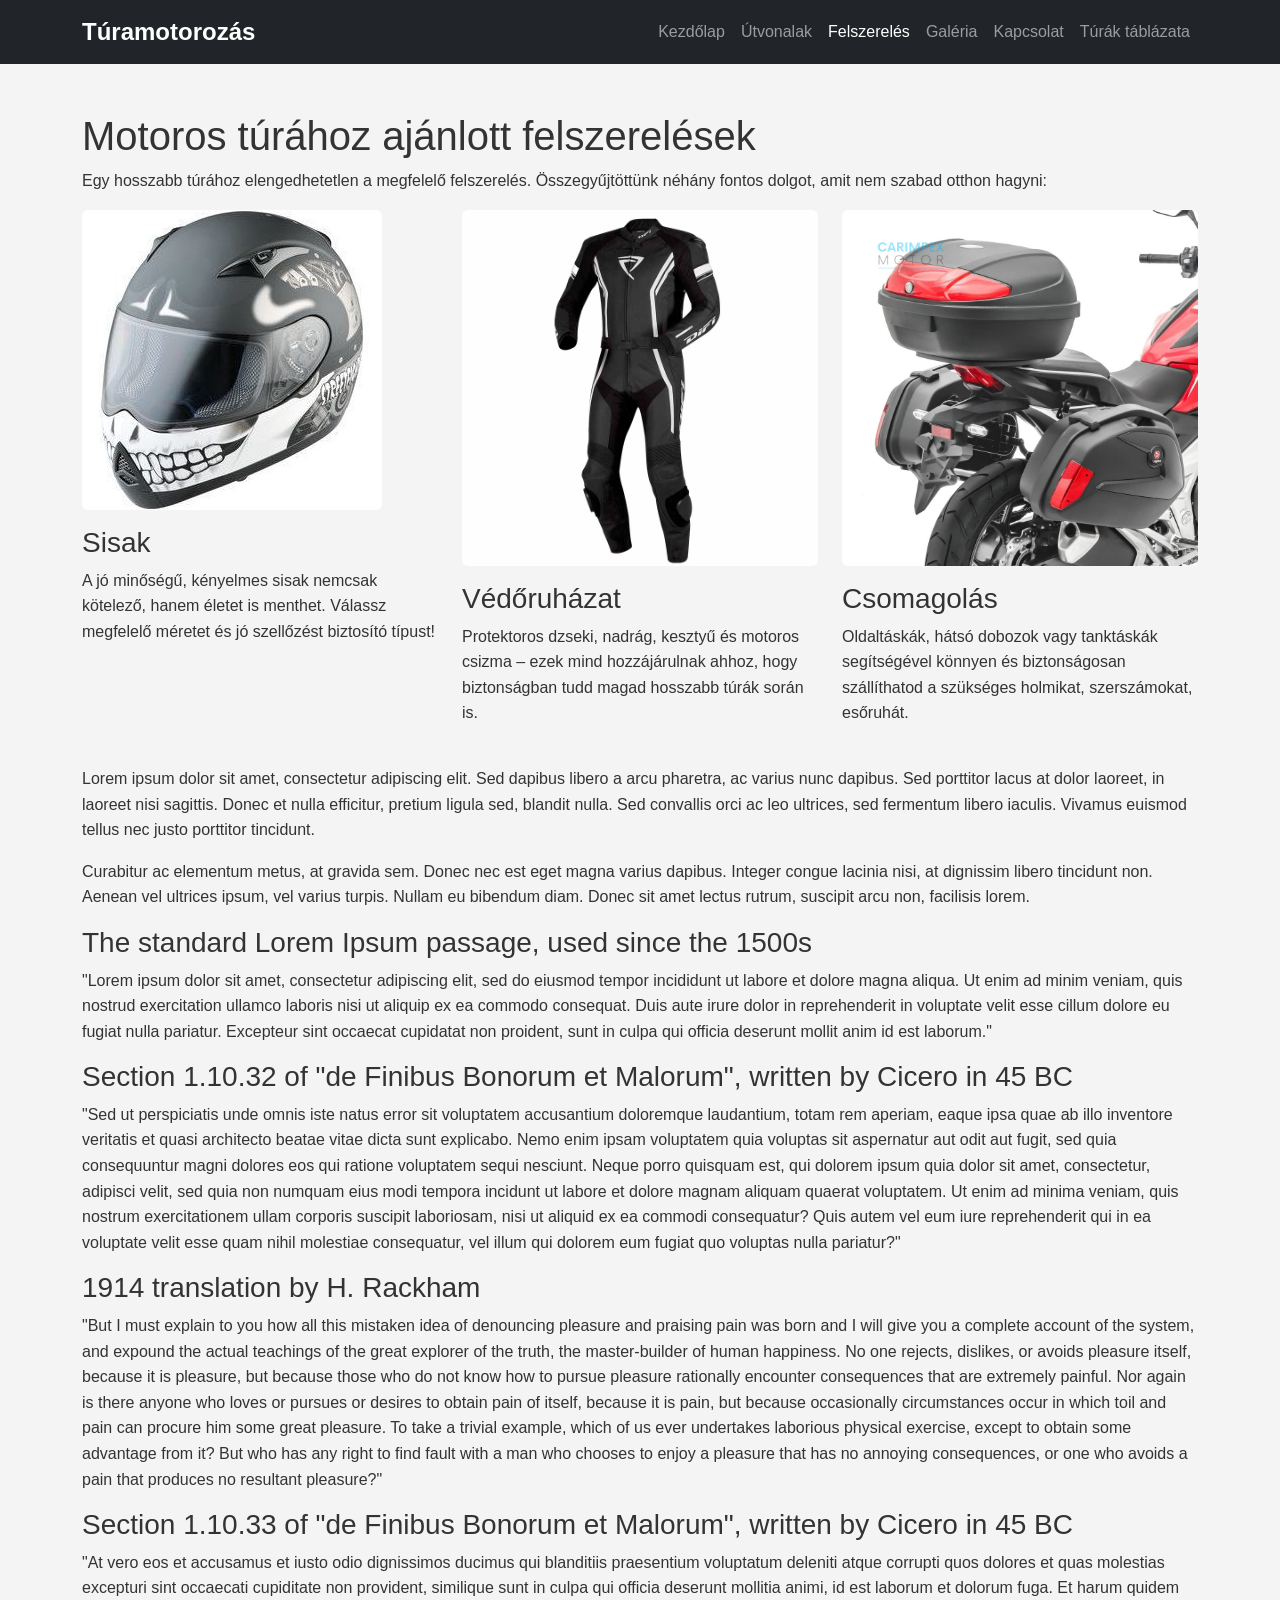
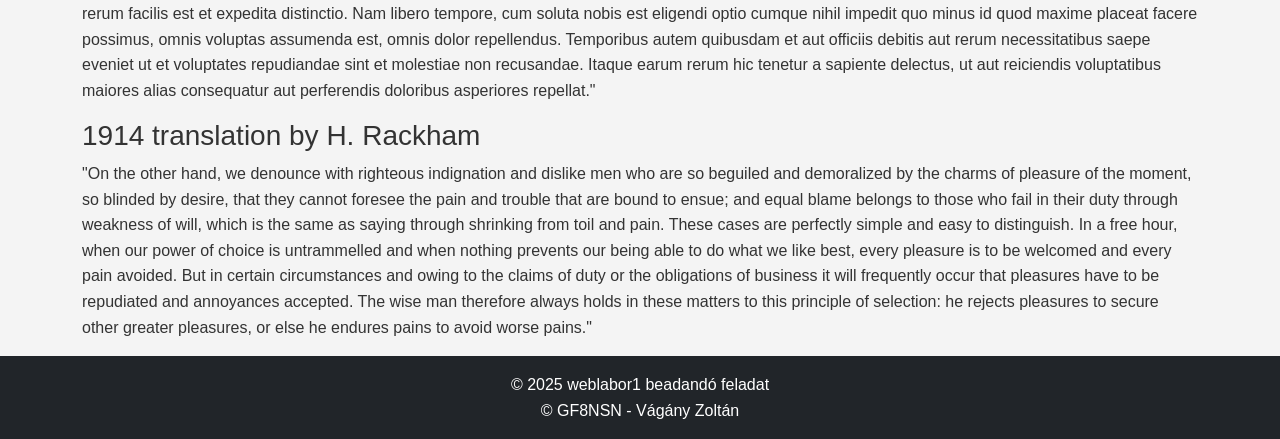
<file: felszereles.html>
<!DOCTYPE html>
<html lang="hu">
<head>
  <meta charset="UTF-8">
  <meta name="viewport" content="width=device-width, initial-scale=1.0">
  <title>Túramotorozás - Kezdőlap</title>
  <link href="https://cdn.jsdelivr.net/npm/bootstrap@5.3.0/dist/css/bootstrap.min.css" rel="stylesheet">
  <link rel="stylesheet" href="style.css">
</head>
<body>
  <!-- Felső menü -->
  <nav class="navbar navbar-expand-lg navbar-dark bg-dark sticky-top">
    <div class="container">
      <a class="navbar-brand" href="index.html">Túramotorozás</a>
      <button class="navbar-toggler" type="button" data-bs-toggle="collapse" data-bs-target="#navbarNav">
        <span class="navbar-toggler-icon"></span>
      </button>
      <div class="collapse navbar-collapse" id="navbarNav">
        <ul class="navbar-nav ms-auto">
          <li class="nav-item"><a class="nav-link" href="index.html">Kezdőlap</a></li>
          <li class="nav-item"><a class="nav-link" href="utvonalak.html">Útvonalak</a></li>
          <li class="nav-item"><a class="nav-link active" href="felszereles.html">Felszerelés</a></li>
          <li class="nav-item"><a class="nav-link" href="galeria.html">Galéria</a></li>
          <li class="nav-item"><a class="nav-link" href="kapcsolat.html">Kapcsolat</a></li>
          <li class="nav-item"><a class="nav-link" href="tablazat.html">Túrák táblázata</a></li>
        </ul>
      </div>
    </div>
  </nav>

  <div class="container mt-5">
    <h1>Motoros túrához ajánlott felszerelések</h1>
    <p>Egy hosszabb túrához elengedhetetlen a megfelelő felszerelés. Összegyűjtöttünk néhány fontos dolgot, amit nem szabad otthon hagyni:</p>

    <div class="row">
      <div class="col-md-4">
        <img src="img/sisak.jpg" class="img-fluid rounded mb-3" alt="Motoros sisak">
        <h3>Sisak</h3>
        <p>A jó minőségű, kényelmes sisak nemcsak kötelező, hanem életet is menthet. Válassz megfelelő méretet és jó szellőzést biztosító típust!</p>
      </div>
      <div class="col-md-4">
        <img src="img/ruhazat.jpg" class="img-fluid rounded mb-3" alt="Motoros ruházat">
        <h3>Védőruházat</h3>
        <p>Protektoros dzseki, nadrág, kesztyű és motoros csizma – ezek mind hozzájárulnak ahhoz, hogy biztonságban tudd magad hosszabb túrák során is.</p>
      </div>
      <div class="col-md-4">
        <img src="img/csomagolas.jpg" class="img-fluid rounded mb-3" alt="Motoros csomagolás">
        <h3>Csomagolás</h3>
        <p>Oldaltáskák, hátsó dobozok vagy tanktáskák segítségével könnyen és biztonságosan szállíthatod a szükséges holmikat, szerszámokat, esőruhát.</p>
      </div>
    </div>

    <div class="row mt-4">
      <p>Lorem ipsum dolor sit amet, consectetur adipiscing elit. Sed dapibus libero a arcu pharetra, ac varius nunc dapibus. Sed porttitor lacus at dolor laoreet, in laoreet nisi sagittis. Donec et nulla efficitur, pretium ligula sed, blandit nulla. Sed convallis orci ac leo ultrices, sed fermentum libero iaculis. Vivamus euismod tellus nec justo porttitor tincidunt.</p>
      <p>Curabitur ac elementum metus, at gravida sem. Donec nec est eget magna varius dapibus. Integer congue lacinia nisi, at dignissim libero tincidunt non. Aenean vel ultrices ipsum, vel varius turpis. Nullam eu bibendum diam. Donec sit amet lectus rutrum, suscipit arcu non, facilisis lorem.</p>
    </div>
    <section>
        <div id="Translation">
    
        <h3>The standard Lorem Ipsum passage, used since the 1500s</h3><p>"Lorem ipsum dolor sit amet, consectetur adipiscing elit, sed do eiusmod tempor incididunt ut labore et dolore magna aliqua. Ut enim ad minim veniam, quis nostrud exercitation ullamco laboris nisi ut aliquip ex ea commodo consequat. Duis aute irure dolor in reprehenderit in voluptate velit esse cillum dolore eu fugiat nulla pariatur. Excepteur sint occaecat cupidatat non proident, sunt in culpa qui officia deserunt mollit anim id est laborum."</p><h3>Section 1.10.32 of "de Finibus Bonorum et Malorum", written by Cicero in 45 BC</h3><p>"Sed ut perspiciatis unde omnis iste natus error sit voluptatem accusantium doloremque laudantium, totam rem aperiam, eaque ipsa quae ab illo inventore veritatis et quasi architecto beatae vitae dicta sunt explicabo. Nemo enim ipsam voluptatem quia voluptas sit aspernatur aut odit aut fugit, sed quia consequuntur magni dolores eos qui ratione voluptatem sequi nesciunt. Neque porro quisquam est, qui dolorem ipsum quia dolor sit amet, consectetur, adipisci velit, sed quia non numquam eius modi tempora incidunt ut labore et dolore magnam aliquam quaerat voluptatem. Ut enim ad minima veniam, quis nostrum exercitationem ullam corporis suscipit laboriosam, nisi ut aliquid ex ea commodi consequatur? Quis autem vel eum iure reprehenderit qui in ea voluptate velit esse quam nihil molestiae consequatur, vel illum qui dolorem eum fugiat quo voluptas nulla pariatur?"</p>
        <h3>1914 translation by H. Rackham</h3>
        <p>"But I must explain to you how all this mistaken idea of denouncing pleasure and praising pain was born and I will give you a complete account of the system, and expound the actual teachings of the great explorer of the truth, the master-builder of human happiness. No one rejects, dislikes, or avoids pleasure itself, because it is pleasure, but because those who do not know how to pursue pleasure rationally encounter consequences that are extremely painful. Nor again is there anyone who loves or pursues or desires to obtain pain of itself, because it is pain, but because occasionally circumstances occur in which toil and pain can procure him some great pleasure. To take a trivial example, which of us ever undertakes laborious physical exercise, except to obtain some advantage from it? But who has any right to find fault with a man who chooses to enjoy a pleasure that has no annoying consequences, or one who avoids a pain that produces no resultant pleasure?"</p>
        <h3>Section 1.10.33 of "de Finibus Bonorum et Malorum", written by Cicero in 45 BC</h3>
        <p>"At vero eos et accusamus et iusto odio dignissimos ducimus qui blanditiis praesentium voluptatum deleniti atque corrupti quos dolores et quas molestias excepturi sint occaecati cupiditate non provident, similique sunt in culpa qui officia deserunt mollitia animi, id est laborum et dolorum fuga. Et harum quidem rerum facilis est et expedita distinctio. Nam libero tempore, cum soluta nobis est eligendi optio cumque nihil impedit quo minus id quod maxime placeat facere possimus, omnis voluptas assumenda est, omnis dolor repellendus. Temporibus autem quibusdam et aut officiis debitis aut rerum necessitatibus saepe eveniet ut et voluptates repudiandae sint et molestiae non recusandae. Itaque earum rerum hic tenetur a sapiente delectus, ut aut reiciendis voluptatibus maiores alias consequatur aut perferendis doloribus asperiores repellat."</p>
        <h3>1914 translation by H. Rackham</h3>
        <p>"On the other hand, we denounce with righteous indignation and dislike men who are so beguiled and demoralized by the charms of pleasure of the moment, so blinded by desire, that they cannot foresee the pain and trouble that are bound to ensue; and equal blame belongs to those who fail in their duty through weakness of will, which is the same as saying through shrinking from toil and pain. These cases are perfectly simple and easy to distinguish. In a free hour, when our power of choice is untrammelled and when nothing prevents our being able to do what we like best, every pleasure is to be welcomed and every pain avoided. But in certain circumstances and owing to the claims of duty or the obligations of business it will frequently occur that pleasures have to be repudiated and annoyances accepted. The wise man therefore always holds in these matters to this principle of selection: he rejects pleasures to secure other greater pleasures, or else he endures pains to avoid worse pains."</p>
        </div>
        </section>
  </div>

  <footer class="bg-dark text-center text-white py-3">
    <p>&copy; 2025 weblabor1 beadandó feladat</p>
    <p>&copy; GF8NSN - Vágány Zoltán</p>
  </footer>

  <script src="https://cdn.jsdelivr.net/npm/bootstrap@5.3.0/dist/js/bootstrap.bundle.min.js"></script>
</body>
</html>
</file>
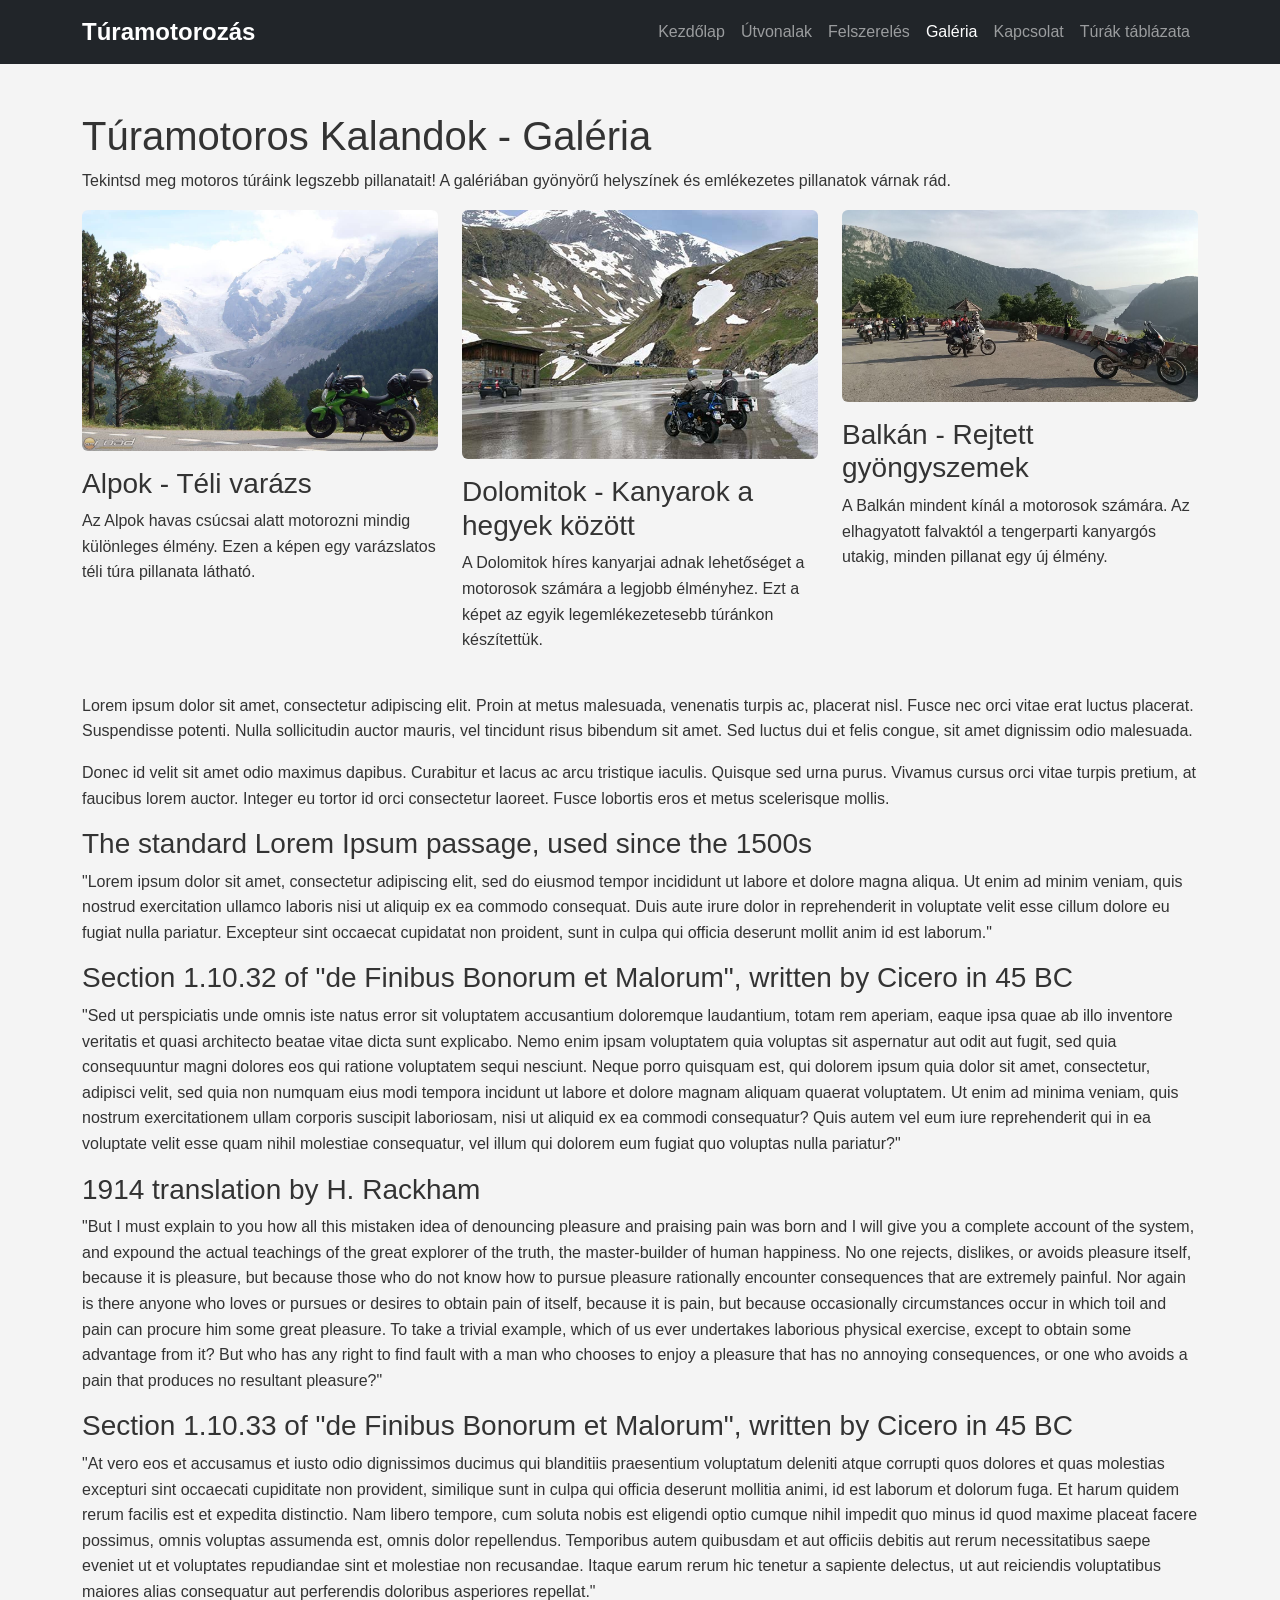
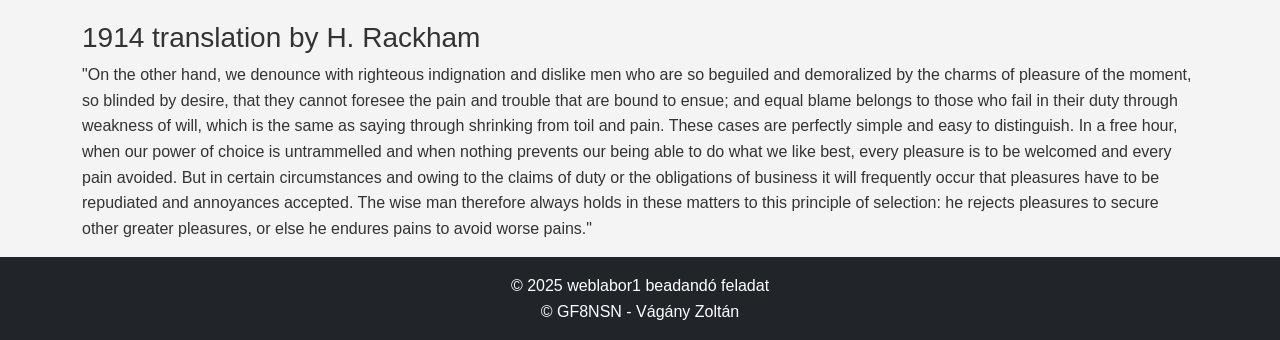
<file: galeria.html>
<!DOCTYPE html>
<html lang="hu">
<head>
  <meta charset="UTF-8">
  <meta name="viewport" content="width=device-width, initial-scale=1.0">
  <title>Túramotorozás - Kezdőlap</title>
  <link href="https://cdn.jsdelivr.net/npm/bootstrap@5.3.0/dist/css/bootstrap.min.css" rel="stylesheet">
  <link rel="stylesheet" href="style.css">
</head>
<body>
  <!-- Felső menü -->
  <nav class="navbar navbar-expand-lg navbar-dark bg-dark sticky-top">
    <div class="container">
      <a class="navbar-brand" href="index.html">Túramotorozás</a>
      <button class="navbar-toggler" type="button" data-bs-toggle="collapse" data-bs-target="#navbarNav">
        <span class="navbar-toggler-icon"></span>
      </button>
      <div class="collapse navbar-collapse" id="navbarNav">
        <ul class="navbar-nav ms-auto">
          <li class="nav-item"><a class="nav-link" href="index.html">Kezdőlap</a></li>
          <li class="nav-item"><a class="nav-link" href="utvonalak.html">Útvonalak</a></li>
          <li class="nav-item"><a class="nav-link" href="felszereles.html">Felszerelés</a></li>
          <li class="nav-item"><a class="nav-link active" href="galeria.html">Galéria</a></li>
          <li class="nav-item"><a class="nav-link" href="kapcsolat.html">Kapcsolat</a></li>
          <li class="nav-item"><a class="nav-link" href="tablazat.html">Túrák táblázata</a></li>
        </ul>
      </div>
    </div>
  </nav>

  <div class="container mt-5">
    <h1>Túramotoros Kalandok - Galéria</h1>
    <p>Tekintsd meg motoros túráink legszebb pillanatait! A galériában gyönyörű helyszínek és emlékezetes pillanatok várnak rád.</p>

    <div class="row">
      <div class="col-md-4">
        <img src="img/alpok_teli_varazs.jpg" class="img-fluid rounded mb-3" alt="Alpok túra 1">
        <h3>Alpok - Téli varázs</h3>
        <p>Az Alpok havas csúcsai alatt motorozni mindig különleges élmény. Ezen a képen egy varázslatos téli túra pillanata látható.</p>
      </div>
      <div class="col-md-4">
        <img src="img/dolomitok_galery.jpg" class="img-fluid rounded mb-3" alt="Dolomitok túra 1">
        <h3>Dolomitok - Kanyarok a hegyek között</h3>
        <p>A Dolomitok híres kanyarjai adnak lehetőséget a motorosok számára a legjobb élményhez. Ezt a képet az egyik legemlékezetesebb túránkon készítettük.</p>
      </div>
      <div class="col-md-4">
        <img src="img/balkan-galery.jpg" class="img-fluid rounded mb-3" alt="Balkán túra 1">
        <h3>Balkán - Rejtett gyöngyszemek</h3>
        <p>A Balkán mindent kínál a motorosok számára. Az elhagyatott falvaktól a tengerparti kanyargós utakig, minden pillanat egy új élmény.</p>
      </div>
    </div>

    <div class="row mt-4">
      <p>Lorem ipsum dolor sit amet, consectetur adipiscing elit. Proin at metus malesuada, venenatis turpis ac, placerat nisl. Fusce nec orci vitae erat luctus placerat. Suspendisse potenti. Nulla sollicitudin auctor mauris, vel tincidunt risus bibendum sit amet. Sed luctus dui et felis congue, sit amet dignissim odio malesuada.</p>
      <p>Donec id velit sit amet odio maximus dapibus. Curabitur et lacus ac arcu tristique iaculis. Quisque sed urna purus. Vivamus cursus orci vitae turpis pretium, at faucibus lorem auctor. Integer eu tortor id orci consectetur laoreet. Fusce lobortis eros et metus scelerisque mollis.</p>
    </div>
    <section>
      <div id="Translation">
  
      <h3>The standard Lorem Ipsum passage, used since the 1500s</h3><p>"Lorem ipsum dolor sit amet, consectetur adipiscing elit, sed do eiusmod tempor incididunt ut labore et dolore magna aliqua. Ut enim ad minim veniam, quis nostrud exercitation ullamco laboris nisi ut aliquip ex ea commodo consequat. Duis aute irure dolor in reprehenderit in voluptate velit esse cillum dolore eu fugiat nulla pariatur. Excepteur sint occaecat cupidatat non proident, sunt in culpa qui officia deserunt mollit anim id est laborum."</p><h3>Section 1.10.32 of "de Finibus Bonorum et Malorum", written by Cicero in 45 BC</h3><p>"Sed ut perspiciatis unde omnis iste natus error sit voluptatem accusantium doloremque laudantium, totam rem aperiam, eaque ipsa quae ab illo inventore veritatis et quasi architecto beatae vitae dicta sunt explicabo. Nemo enim ipsam voluptatem quia voluptas sit aspernatur aut odit aut fugit, sed quia consequuntur magni dolores eos qui ratione voluptatem sequi nesciunt. Neque porro quisquam est, qui dolorem ipsum quia dolor sit amet, consectetur, adipisci velit, sed quia non numquam eius modi tempora incidunt ut labore et dolore magnam aliquam quaerat voluptatem. Ut enim ad minima veniam, quis nostrum exercitationem ullam corporis suscipit laboriosam, nisi ut aliquid ex ea commodi consequatur? Quis autem vel eum iure reprehenderit qui in ea voluptate velit esse quam nihil molestiae consequatur, vel illum qui dolorem eum fugiat quo voluptas nulla pariatur?"</p>
      <h3>1914 translation by H. Rackham</h3>
      <p>"But I must explain to you how all this mistaken idea of denouncing pleasure and praising pain was born and I will give you a complete account of the system, and expound the actual teachings of the great explorer of the truth, the master-builder of human happiness. No one rejects, dislikes, or avoids pleasure itself, because it is pleasure, but because those who do not know how to pursue pleasure rationally encounter consequences that are extremely painful. Nor again is there anyone who loves or pursues or desires to obtain pain of itself, because it is pain, but because occasionally circumstances occur in which toil and pain can procure him some great pleasure. To take a trivial example, which of us ever undertakes laborious physical exercise, except to obtain some advantage from it? But who has any right to find fault with a man who chooses to enjoy a pleasure that has no annoying consequences, or one who avoids a pain that produces no resultant pleasure?"</p>
      <h3>Section 1.10.33 of "de Finibus Bonorum et Malorum", written by Cicero in 45 BC</h3>
      <p>"At vero eos et accusamus et iusto odio dignissimos ducimus qui blanditiis praesentium voluptatum deleniti atque corrupti quos dolores et quas molestias excepturi sint occaecati cupiditate non provident, similique sunt in culpa qui officia deserunt mollitia animi, id est laborum et dolorum fuga. Et harum quidem rerum facilis est et expedita distinctio. Nam libero tempore, cum soluta nobis est eligendi optio cumque nihil impedit quo minus id quod maxime placeat facere possimus, omnis voluptas assumenda est, omnis dolor repellendus. Temporibus autem quibusdam et aut officiis debitis aut rerum necessitatibus saepe eveniet ut et voluptates repudiandae sint et molestiae non recusandae. Itaque earum rerum hic tenetur a sapiente delectus, ut aut reiciendis voluptatibus maiores alias consequatur aut perferendis doloribus asperiores repellat."</p>
      <h3>1914 translation by H. Rackham</h3>
      <p>"On the other hand, we denounce with righteous indignation and dislike men who are so beguiled and demoralized by the charms of pleasure of the moment, so blinded by desire, that they cannot foresee the pain and trouble that are bound to ensue; and equal blame belongs to those who fail in their duty through weakness of will, which is the same as saying through shrinking from toil and pain. These cases are perfectly simple and easy to distinguish. In a free hour, when our power of choice is untrammelled and when nothing prevents our being able to do what we like best, every pleasure is to be welcomed and every pain avoided. But in certain circumstances and owing to the claims of duty or the obligations of business it will frequently occur that pleasures have to be repudiated and annoyances accepted. The wise man therefore always holds in these matters to this principle of selection: he rejects pleasures to secure other greater pleasures, or else he endures pains to avoid worse pains."</p>
      </div>
  </section>
  </div>

  <footer class="bg-dark text-center text-white py-3">
    <p>&copy; 2025 weblabor1 beadandó feladat</p>
    <p>&copy; GF8NSN - Vágány Zoltán</p>
  </footer>

  <script src="https://cdn.jsdelivr.net/npm/bootstrap@5.3.0/dist/js/bootstrap.bundle.min.js"></script>
</body>
</html>
</file>
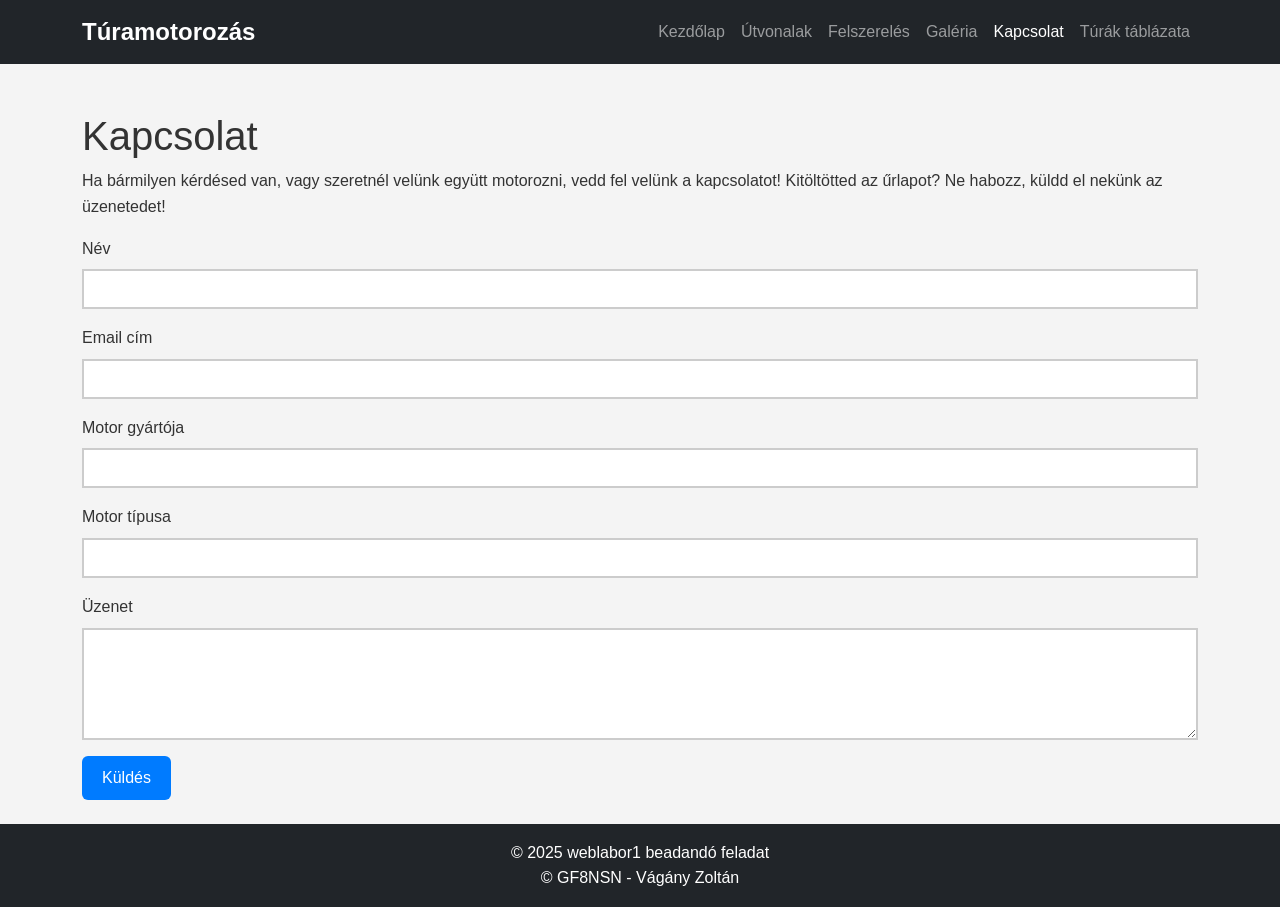
<file: kapcsolat.html>
<!DOCTYPE html>
<html lang="hu">
<head>
  <meta charset="UTF-8">
  <meta name="viewport" content="width=device-width, initial-scale=1.0">
  <title>Túramotorozás - Kezdőlap</title>
  <link href="https://cdn.jsdelivr.net/npm/bootstrap@5.3.0/dist/css/bootstrap.min.css" rel="stylesheet">
  <link rel="stylesheet" href="style.css">
</head>
<body>
  <!-- Felső menü -->
  <nav class="navbar navbar-expand-lg navbar-dark bg-dark sticky-top">
    <div class="container">
      <a class="navbar-brand" href="index.html">Túramotorozás</a>
      <button class="navbar-toggler" type="button" data-bs-toggle="collapse" data-bs-target="#navbarNav">
        <span class="navbar-toggler-icon"></span>
      </button>
      <div class="collapse navbar-collapse" id="navbarNav">
        <ul class="navbar-nav ms-auto">
          <li class="nav-item"><a class="nav-link" href="index.html">Kezdőlap</a></li>
          <li class="nav-item"><a class="nav-link" href="utvonalak.html">Útvonalak</a></li>
          <li class="nav-item"><a class="nav-link" href="felszereles.html">Felszerelés</a></li>
          <li class="nav-item"><a class="nav-link" href="galeria.html">Galéria</a></li>
          <li class="nav-item"><a class="nav-link active" href="kapcsolat.html">Kapcsolat</a></li>
          <li class="nav-item"><a class="nav-link" href="tablazat.html">Túrák táblázata</a></li>
        </ul>
      </div>
    </div>
  </nav>

  <div class="container mt-5">
    <h1>Kapcsolat</h1>
    <p>Ha bármilyen kérdésed van, vagy szeretnél velünk együtt motorozni, vedd fel velünk a kapcsolatot! Kitöltötted az űrlapot? Ne habozz, küldd el nekünk az üzenetedet!</p>

    <form id="contactForm">
      <div class="mb-3">
        <label for="name" class="form-label">Név</label>
        <input type="text" class="form-control" id="name" required minlength="10">
      </div>
      <div class="mb-3">
        <label for="email" class="form-label">Email cím</label>
        <input type="email" class="form-control" id="email" required>
      </div>
      <div class="mb-3">
        <label for="marka" class="form-label">Motor gyártója</label>
        <input type="text" class="form-control" id="marka" required minlength="10">
      </div>
      <div class="mb-3">
        <label for="tipus" class="form-label">Motor típusa</label>
        <input type="text" class="form-control" id="tipus" required minlength="10">
      </div>
      <div class="mb-3">
        <label for="message" class="form-label">Üzenet</label>
        <textarea class="form-control" id="message" rows="4" required minlength="10"></textarea>
      </div>
      <button type="submit" class="btn btn-primary">Küldés</button>
    </form>

    <div id="formMessage" class="mt-4"></div>
  </div>

  <footer class="bg-dark text-center text-white py-3">
    <p>&copy; 2025 weblabor1 beadandó feladat</p>
    <p>&copy; GF8NSN - Vágány Zoltán</p>
  </footer>

  <script>
    document.getElementById('contactForm').addEventListener('submit', function(event) {
      event.preventDefault();
  
      const name = document.getElementById('name');
      const email = document.getElementById('email');
      const marka = document.getElementById('marka');
      const tipus = document.getElementById('tipus');
      const message = document.getElementById('message');
      const formMessage = document.getElementById('formMessage');
  
      // Email validálás regex
      const emailRegex = /^[^\s@]+@[^\s@]+\.[^\s@]+$/;
  
      let errors = [];
  
      // Név
      if (name.value.trim().length < 10) {
        errors.push("A név legalább 10 karakter hosszú legyen.");
      }
  
      // Email
      if (!emailRegex.test(email.value.trim())) {
        errors.push("Adj meg egy érvényes email címet.");
      }
  
      // Márka
      if (marka.value.trim().length < 10) {
        errors.push("A motor gyártója legalább 10 karakter hosszú legyen.");
      }
  
      // Típus
      if (tipus.value.trim().length < 10) {
        errors.push("A motor típusa legalább 10 karakter hosszú legyen.");
      }
  
      // Üzenet
      if (message.value.trim().length < 10) {
        errors.push("Az üzenet legalább 10 karakter hosszú legyen.");
      }
  
      // Hibák megjelenítése
      if (errors.length > 0) {
        formMessage.innerHTML = `<div class="alert alert-danger" role="alert">${errors.join('<br>')}</div>`;
      } else {
        formMessage.innerHTML = `<div class="alert alert-success" role="alert">Köszönjük, hogy felvetted velünk a kapcsolatot! Hamarosan válaszolunk.</div>`;
        // Űrlap resetelése (ha szükséges)
        document.getElementById('contactForm').reset();
      }
    });
  </script>
  
</body>
</html>
</file>
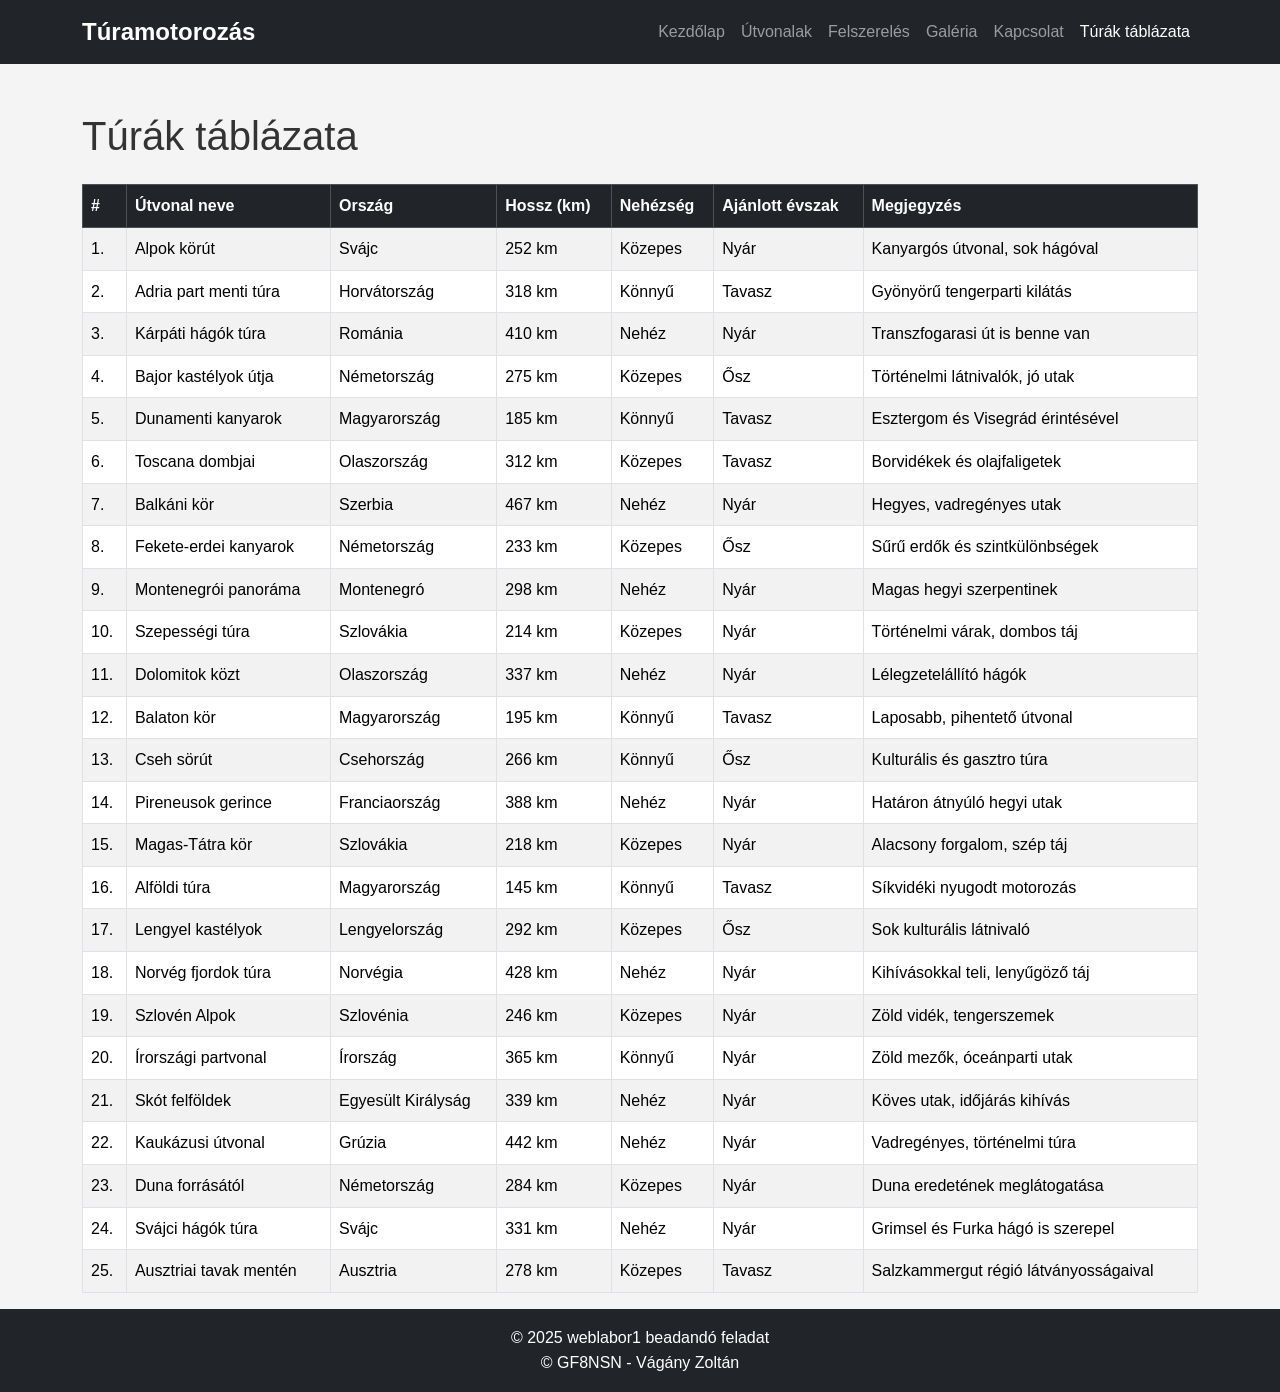
<file: tablazat.html>
<!DOCTYPE html>
<html lang="hu">
<head>
  <meta charset="UTF-8">
  <meta name="viewport" content="width=device-width, initial-scale=1.0">
  <title>Túramotorozás - Kezdőlap</title>
  <link href="https://cdn.jsdelivr.net/npm/bootstrap@5.3.0/dist/css/bootstrap.min.css" rel="stylesheet">
  <link rel="stylesheet" href="style.css">
</head>
<body>
  <!-- Felső menü -->
  <nav class="navbar navbar-expand-lg navbar-dark bg-dark sticky-top">
    <div class="container">
      <a class="navbar-brand" href="index.html">Túramotorozás</a>
      <button class="navbar-toggler" type="button" data-bs-toggle="collapse" data-bs-target="#navbarNav">
        <span class="navbar-toggler-icon"></span>
      </button>
      <div class="collapse navbar-collapse" id="navbarNav">
        <ul class="navbar-nav ms-auto">
          <li class="nav-item"><a class="nav-link" href="index.html">Kezdőlap</a></li>
          <li class="nav-item"><a class="nav-link" href="utvonalak.html">Útvonalak</a></li>
          <li class="nav-item"><a class="nav-link" href="felszereles.html">Felszerelés</a></li>
          <li class="nav-item"><a class="nav-link" href="galeria.html">Galéria</a></li>
          <li class="nav-item"><a class="nav-link" href="kapcsolat.html">Kapcsolat</a></li>
          <li class="nav-item"><a class="nav-link active" href="tablazat.html">Túrák táblázata</a></li>
        </ul>
      </div>
    </div>
  </nav>

  <div class="container mt-5">
    <h1 class="mb-4">Túrák táblázata</h1>
    <div class="table-responsive">
      <table class="table table-striped table-bordered">
        <thead class="table-dark">
          <tr>
            <th>#</th>
            <th>Útvonal neve</th>
            <th>Ország</th>
            <th>Hossz (km)</th>
            <th>Nehézség</th>
            <th>Ajánlott évszak</th>
            <th>Megjegyzés</th>
          </tr>
        </thead>
        <tbody>
          <tr>
            <td>1.</td>
            <td>Alpok körút</td>
            <td>Svájc</td>
            <td>252 km</td>
            <td>Közepes</td>
            <td>Nyár</td>
            <td>Kanyargós útvonal, sok hágóval</td>
          </tr>
          <tr>
            <td>2.</td>
            <td>Adria part menti túra</td>
            <td>Horvátország</td>
            <td>318 km</td>
            <td>Könnyű</td>
            <td>Tavasz</td>
            <td>Gyönyörű tengerparti kilátás</td>
          </tr>
          <tr>
            <td>3.</td>
            <td>Kárpáti hágók túra</td>
            <td>Románia</td>
            <td>410 km</td>
            <td>Nehéz</td>
            <td>Nyár</td>
            <td>Transzfogarasi út is benne van</td>
          </tr>
          <tr>
            <td>4.</td>
            <td>Bajor kastélyok útja</td>
            <td>Németország</td>
            <td>275 km</td>
            <td>Közepes</td>
            <td>Ősz</td>
            <td>Történelmi látnivalók, jó utak</td>
          </tr>
          <tr>
            <td>5.</td>
            <td>Dunamenti kanyarok</td>
            <td>Magyarország</td>
            <td>185 km</td>
            <td>Könnyű</td>
            <td>Tavasz</td>
            <td>Esztergom és Visegrád érintésével</td>
          </tr>
          <tr>
            <td>6.</td>
            <td>Toscana dombjai</td>
            <td>Olaszország</td>
            <td>312 km</td>
            <td>Közepes</td>
            <td>Tavasz</td>
            <td>Borvidékek és olajfaligetek</td>
          </tr>
          <tr>
            <td>7.</td>
            <td>Balkáni kör</td>
            <td>Szerbia</td>
            <td>467 km</td>
            <td>Nehéz</td>
            <td>Nyár</td>
            <td>Hegyes, vadregényes utak</td>
          </tr>
          <tr>
            <td>8.</td>
            <td>Fekete-erdei kanyarok</td>
            <td>Németország</td>
            <td>233 km</td>
            <td>Közepes</td>
            <td>Ősz</td>
            <td>Sűrű erdők és szintkülönbségek</td>
          </tr>
          <tr>
            <td>9.</td>
            <td>Montenegrói panoráma</td>
            <td>Montenegró</td>
            <td>298 km</td>
            <td>Nehéz</td>
            <td>Nyár</td>
            <td>Magas hegyi szerpentinek</td>
          </tr>
          <tr>
            <td>10.</td>
            <td>Szepességi túra</td>
            <td>Szlovákia</td>
            <td>214 km</td>
            <td>Közepes</td>
            <td>Nyár</td>
            <td>Történelmi várak, dombos táj</td>
          </tr>
          <tr>
            <td>11.</td>
            <td>Dolomitok közt</td>
            <td>Olaszország</td>
            <td>337 km</td>
            <td>Nehéz</td>
            <td>Nyár</td>
            <td>Lélegzetelállító hágók</td>
          </tr>
          <tr>
            <td>12.</td>
            <td>Balaton kör</td>
            <td>Magyarország</td>
            <td>195 km</td>
            <td>Könnyű</td>
            <td>Tavasz</td>
            <td>Laposabb, pihentető útvonal</td>
          </tr>
          <tr>
            <td>13.</td>
            <td>Cseh sörút</td>
            <td>Csehország</td>
            <td>266 km</td>
            <td>Könnyű</td>
            <td>Ősz</td>
            <td>Kulturális és gasztro túra</td>
          </tr>
          <tr>
            <td>14.</td>
            <td>Pireneusok gerince</td>
            <td>Franciaország</td>
            <td>388 km</td>
            <td>Nehéz</td>
            <td>Nyár</td>
            <td>Határon átnyúló hegyi utak</td>
          </tr>
          <tr>
            <td>15.</td>
            <td>Magas-Tátra kör</td>
            <td>Szlovákia</td>
            <td>218 km</td>
            <td>Közepes</td>
            <td>Nyár</td>
            <td>Alacsony forgalom, szép táj</td>
          </tr>
          <tr>
            <td>16.</td>
            <td>Alföldi túra</td>
            <td>Magyarország</td>
            <td>145 km</td>
            <td>Könnyű</td>
            <td>Tavasz</td>
            <td>Síkvidéki nyugodt motorozás</td>
          </tr>
          <tr>
            <td>17.</td>
            <td>Lengyel kastélyok</td>
            <td>Lengyelország</td>
            <td>292 km</td>
            <td>Közepes</td>
            <td>Ősz</td>
            <td>Sok kulturális látnivaló</td>
          </tr>
          <tr>
            <td>18.</td>
            <td>Norvég fjordok túra</td>
            <td>Norvégia</td>
            <td>428 km</td>
            <td>Nehéz</td>
            <td>Nyár</td>
            <td>Kihívásokkal teli, lenyűgöző táj</td>
          </tr>
          <tr>
            <td>19.</td>
            <td>Szlovén Alpok</td>
            <td>Szlovénia</td>
            <td>246 km</td>
            <td>Közepes</td>
            <td>Nyár</td>
            <td>Zöld vidék, tengerszemek</td>
          </tr>
          <tr>
            <td>20.</td>
            <td>Írországi partvonal</td>
            <td>Írország</td>
            <td>365 km</td>
            <td>Könnyű</td>
            <td>Nyár</td>
            <td>Zöld mezők, óceánparti utak</td>
          </tr>
          <tr>
            <td>21.</td>
            <td>Skót felföldek</td>
            <td>Egyesült Királyság</td>
            <td>339 km</td>
            <td>Nehéz</td>
            <td>Nyár</td>
            <td>Köves utak, időjárás kihívás</td>
          </tr>
          <tr>
            <td>22.</td>
            <td>Kaukázusi útvonal</td>
            <td>Grúzia</td>
            <td>442 km</td>
            <td>Nehéz</td>
            <td>Nyár</td>
            <td>Vadregényes, történelmi túra</td>
          </tr>
          <tr>
            <td>23.</td>
            <td>Duna forrásától</td>
            <td>Németország</td>
            <td>284 km</td>
            <td>Közepes</td>
            <td>Nyár</td>
            <td>Duna eredetének meglátogatása</td>
          </tr>
          <tr>
            <td>24.</td>
            <td>Svájci hágók túra</td>
            <td>Svájc</td>
            <td>331 km</td>
            <td>Nehéz</td>
            <td>Nyár</td>
            <td>Grimsel és Furka hágó is szerepel</td>
          </tr>
          <tr>
            <td>25.</td>
            <td>Ausztriai tavak mentén</td>
            <td>Ausztria</td>
            <td>278 km</td>
            <td>Közepes</td>
            <td>Tavasz</td>
            <td>Salzkammergut régió látványosságaival</td>
          </tr>
          
        </tbody>
      </table>
    </div>
  </div>

  <footer class="bg-dark text-center text-white py-3">
    <p>&copy; 2025 weblabor1 beadandó feladat</p>
    <p>&copy; GF8NSN - Vágány Zoltán</p>
  </footer>

  <script src="https://cdn.jsdelivr.net/npm/bootstrap@5.3.0/dist/js/bootstrap.bundle.min.js"></script>
</body>
</html>
</file>
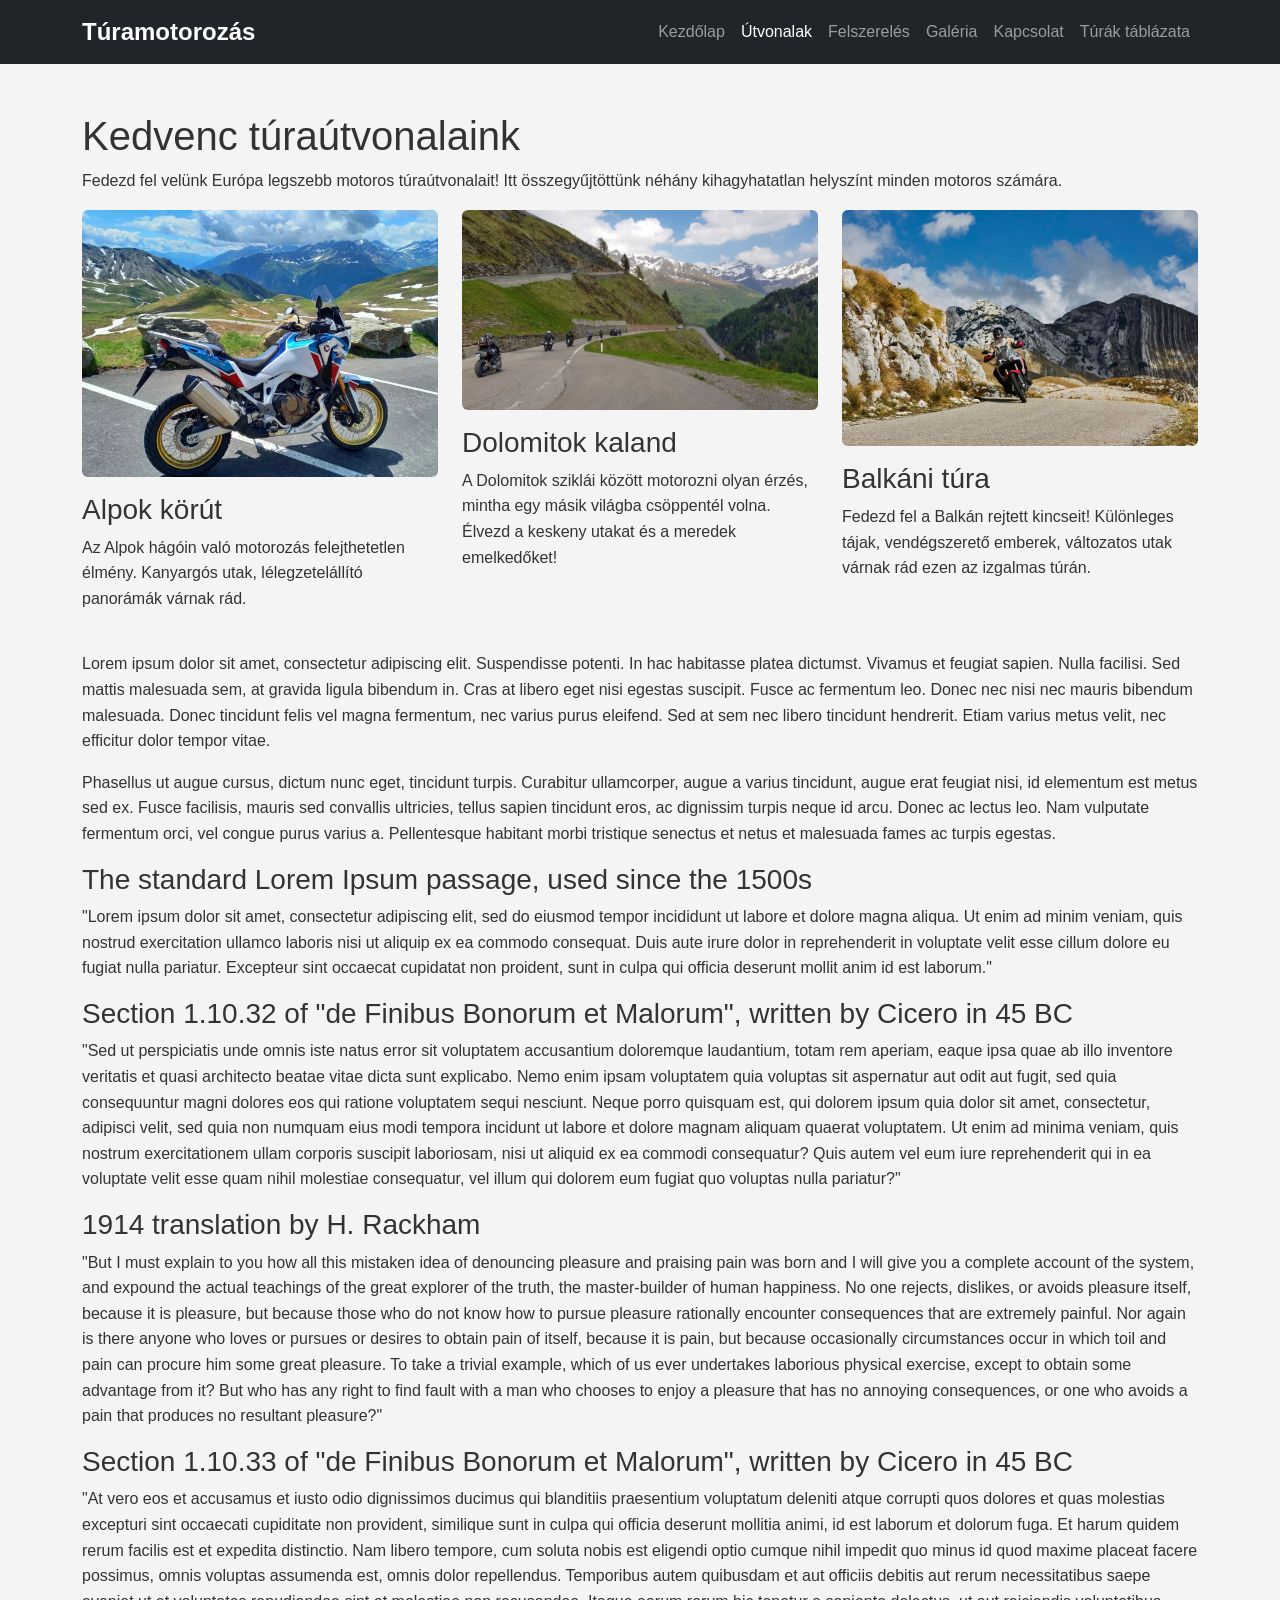
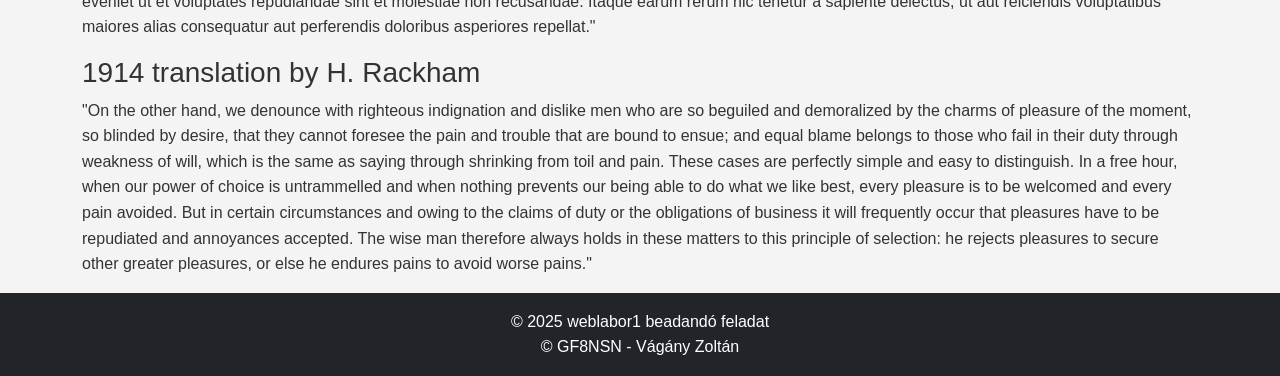
<file: utvonalak.html>
<!DOCTYPE html>
<html lang="hu">
<head>
  <meta charset="UTF-8">
  <meta name="viewport" content="width=device-width, initial-scale=1.0">
  <title>Túramotorozás - Kezdőlap</title>
  <link href="https://cdn.jsdelivr.net/npm/bootstrap@5.3.0/dist/css/bootstrap.min.css" rel="stylesheet">
  <link rel="stylesheet" href="style.css">
</head>
<body>
  <!-- Felső menü -->
  <nav class="navbar navbar-expand-lg navbar-dark bg-dark sticky-top">
    <div class="container">
      <a class="navbar-brand" href="index.html">Túramotorozás</a>
      <button class="navbar-toggler" type="button" data-bs-toggle="collapse" data-bs-target="#navbarNav">
        <span class="navbar-toggler-icon"></span>
      </button>
      <div class="collapse navbar-collapse" id="navbarNav">
        <ul class="navbar-nav ms-auto">
          <li class="nav-item"><a class="nav-link" href="index.html">Kezdőlap</a></li>
          <li class="nav-item"><a class="nav-link active" href="utvonalak.html">Útvonalak</a></li>
          <li class="nav-item"><a class="nav-link" href="felszereles.html">Felszerelés</a></li>
          <li class="nav-item"><a class="nav-link" href="galeria.html">Galéria</a></li>
          <li class="nav-item"><a class="nav-link" href="kapcsolat.html">Kapcsolat</a></li>
          <li class="nav-item"><a class="nav-link" href="tablazat.html">Túrák táblázata</a></li>
        </ul>
      </div>
    </div>
  </nav>

  <div class="container mt-5">
    <h1>Kedvenc túraútvonalaink</h1>
    <p>Fedezd fel velünk Európa legszebb motoros túraútvonalait! Itt összegyűjtöttünk néhány kihagyhatatlan helyszínt minden motoros számára.</p>

    <div class="row">
      <div class="col-md-4">
        <img src="img/alpok.jpg" class="img-fluid rounded mb-3" alt="Alpok túra">
        <h3>Alpok körút</h3>
        <p>Az Alpok hágóin való motorozás felejthetetlen élmény. Kanyargós utak, lélegzetelállító panorámák várnak rád.</p>
      </div>
      <div class="col-md-4">
        <img src="img/dolomitok.jpg" class="img-fluid rounded mb-3" alt="Dolomitok túra">
        <h3>Dolomitok kaland</h3>
        <p>A Dolomitok sziklái között motorozni olyan érzés, mintha egy másik világba csöppentél volna. Élvezd a keskeny utakat és a meredek emelkedőket!</p>
      </div>
      <div class="col-md-4">
        <img src="img/balkan.jpg" class="img-fluid rounded mb-3" alt="Balkán túra">
        <h3>Balkáni túra</h3>
        <p>Fedezd fel a Balkán rejtett kincseit! Különleges tájak, vendégszerető emberek, változatos utak várnak rád ezen az izgalmas túrán.</p>
      </div>
    </div>

    <div class="row mt-4">
      <p>Lorem ipsum dolor sit amet, consectetur adipiscing elit. Suspendisse potenti. In hac habitasse platea dictumst. Vivamus et feugiat sapien. Nulla facilisi. Sed mattis malesuada sem, at gravida ligula bibendum in. Cras at libero eget nisi egestas suscipit. Fusce ac fermentum leo. Donec nec nisi nec mauris bibendum malesuada. Donec tincidunt felis vel magna fermentum, nec varius purus eleifend. Sed at sem nec libero tincidunt hendrerit. Etiam varius metus velit, nec efficitur dolor tempor vitae.</p>
      <p>Phasellus ut augue cursus, dictum nunc eget, tincidunt turpis. Curabitur ullamcorper, augue a varius tincidunt, augue erat feugiat nisi, id elementum est metus sed ex. Fusce facilisis, mauris sed convallis ultricies, tellus sapien tincidunt eros, ac dignissim turpis neque id arcu. Donec ac lectus leo. Nam vulputate fermentum orci, vel congue purus varius a. Pellentesque habitant morbi tristique senectus et netus et malesuada fames ac turpis egestas.</p>
    </div>
    <section>
        <div id="Translation">
    
        <h3>The standard Lorem Ipsum passage, used since the 1500s</h3><p>"Lorem ipsum dolor sit amet, consectetur adipiscing elit, sed do eiusmod tempor incididunt ut labore et dolore magna aliqua. Ut enim ad minim veniam, quis nostrud exercitation ullamco laboris nisi ut aliquip ex ea commodo consequat. Duis aute irure dolor in reprehenderit in voluptate velit esse cillum dolore eu fugiat nulla pariatur. Excepteur sint occaecat cupidatat non proident, sunt in culpa qui officia deserunt mollit anim id est laborum."</p><h3>Section 1.10.32 of "de Finibus Bonorum et Malorum", written by Cicero in 45 BC</h3><p>"Sed ut perspiciatis unde omnis iste natus error sit voluptatem accusantium doloremque laudantium, totam rem aperiam, eaque ipsa quae ab illo inventore veritatis et quasi architecto beatae vitae dicta sunt explicabo. Nemo enim ipsam voluptatem quia voluptas sit aspernatur aut odit aut fugit, sed quia consequuntur magni dolores eos qui ratione voluptatem sequi nesciunt. Neque porro quisquam est, qui dolorem ipsum quia dolor sit amet, consectetur, adipisci velit, sed quia non numquam eius modi tempora incidunt ut labore et dolore magnam aliquam quaerat voluptatem. Ut enim ad minima veniam, quis nostrum exercitationem ullam corporis suscipit laboriosam, nisi ut aliquid ex ea commodi consequatur? Quis autem vel eum iure reprehenderit qui in ea voluptate velit esse quam nihil molestiae consequatur, vel illum qui dolorem eum fugiat quo voluptas nulla pariatur?"</p>
        <h3>1914 translation by H. Rackham</h3>
        <p>"But I must explain to you how all this mistaken idea of denouncing pleasure and praising pain was born and I will give you a complete account of the system, and expound the actual teachings of the great explorer of the truth, the master-builder of human happiness. No one rejects, dislikes, or avoids pleasure itself, because it is pleasure, but because those who do not know how to pursue pleasure rationally encounter consequences that are extremely painful. Nor again is there anyone who loves or pursues or desires to obtain pain of itself, because it is pain, but because occasionally circumstances occur in which toil and pain can procure him some great pleasure. To take a trivial example, which of us ever undertakes laborious physical exercise, except to obtain some advantage from it? But who has any right to find fault with a man who chooses to enjoy a pleasure that has no annoying consequences, or one who avoids a pain that produces no resultant pleasure?"</p>
        <h3>Section 1.10.33 of "de Finibus Bonorum et Malorum", written by Cicero in 45 BC</h3>
        <p>"At vero eos et accusamus et iusto odio dignissimos ducimus qui blanditiis praesentium voluptatum deleniti atque corrupti quos dolores et quas molestias excepturi sint occaecati cupiditate non provident, similique sunt in culpa qui officia deserunt mollitia animi, id est laborum et dolorum fuga. Et harum quidem rerum facilis est et expedita distinctio. Nam libero tempore, cum soluta nobis est eligendi optio cumque nihil impedit quo minus id quod maxime placeat facere possimus, omnis voluptas assumenda est, omnis dolor repellendus. Temporibus autem quibusdam et aut officiis debitis aut rerum necessitatibus saepe eveniet ut et voluptates repudiandae sint et molestiae non recusandae. Itaque earum rerum hic tenetur a sapiente delectus, ut aut reiciendis voluptatibus maiores alias consequatur aut perferendis doloribus asperiores repellat."</p>
        <h3>1914 translation by H. Rackham</h3>
        <p>"On the other hand, we denounce with righteous indignation and dislike men who are so beguiled and demoralized by the charms of pleasure of the moment, so blinded by desire, that they cannot foresee the pain and trouble that are bound to ensue; and equal blame belongs to those who fail in their duty through weakness of will, which is the same as saying through shrinking from toil and pain. These cases are perfectly simple and easy to distinguish. In a free hour, when our power of choice is untrammelled and when nothing prevents our being able to do what we like best, every pleasure is to be welcomed and every pain avoided. But in certain circumstances and owing to the claims of duty or the obligations of business it will frequently occur that pleasures have to be repudiated and annoyances accepted. The wise man therefore always holds in these matters to this principle of selection: he rejects pleasures to secure other greater pleasures, or else he endures pains to avoid worse pains."</p>
        </div>
    </section>
  </div>

  <footer class="bg-dark text-center text-white py-3">
    <p>&copy; 2025 weblabor1 beadandó feladat</p>
    <p>&copy; GF8NSN - Vágány Zoltán</p>
  </footer>

  <script src="https://cdn.jsdelivr.net/npm/bootstrap@5.3.0/dist/js/bootstrap.bundle.min.js"></script>
</body>
</html>
</file>
<file: style.css>
/* Alap stílusok */
body {
    font-family: Arial, sans-serif;
    background-color: #f4f4f4;
    color: #333;
    line-height: 1.6;
  }
  
  .navbar {
    margin-bottom: 30px;
  }
  
  .navbar-brand {
    font-weight: bold;
    font-size: 1.5rem;
  }
  
  footer {
    background-color: #343a40;
    color: white;
    padding: 10px 0;
  }
  
  footer p {
    margin: 0;
  }
  
  /* Képek megjelenése */
  .img-fluid {
    max-width: 100%;
    height: auto;
  }
  
  /* Formázás */
  form .form-control {
    border-radius: 0;
    border: 2px solid #ccc;
    transition: border-color 0.3s ease;
  }
  
  form .form-control:focus {
    border-color: #007bff;
  }
  
  form .btn-primary {
    background-color: #007bff;
    border: none;
    padding: 10px 20px;
    font-size: 1rem;
    cursor: pointer;
    transition: background-color 0.3s ease;
  }
  
  form .btn-primary:hover {
    background-color: #0056b3;
  }
  
  .alert {
    margin-top: 20px;
  }
  
  .alert-success {
    background-color: #28a745;
    color: white;
  }
  
  .alert-danger {
    background-color: #dc3545;
    color: white;
  }
  
  /* Egyedi margó a szövegekhez */
  .mt-5 {
    margin-top: 3rem;
  }
  
  .mt-4 {
    margin-top: 2rem;
  }
</file>
